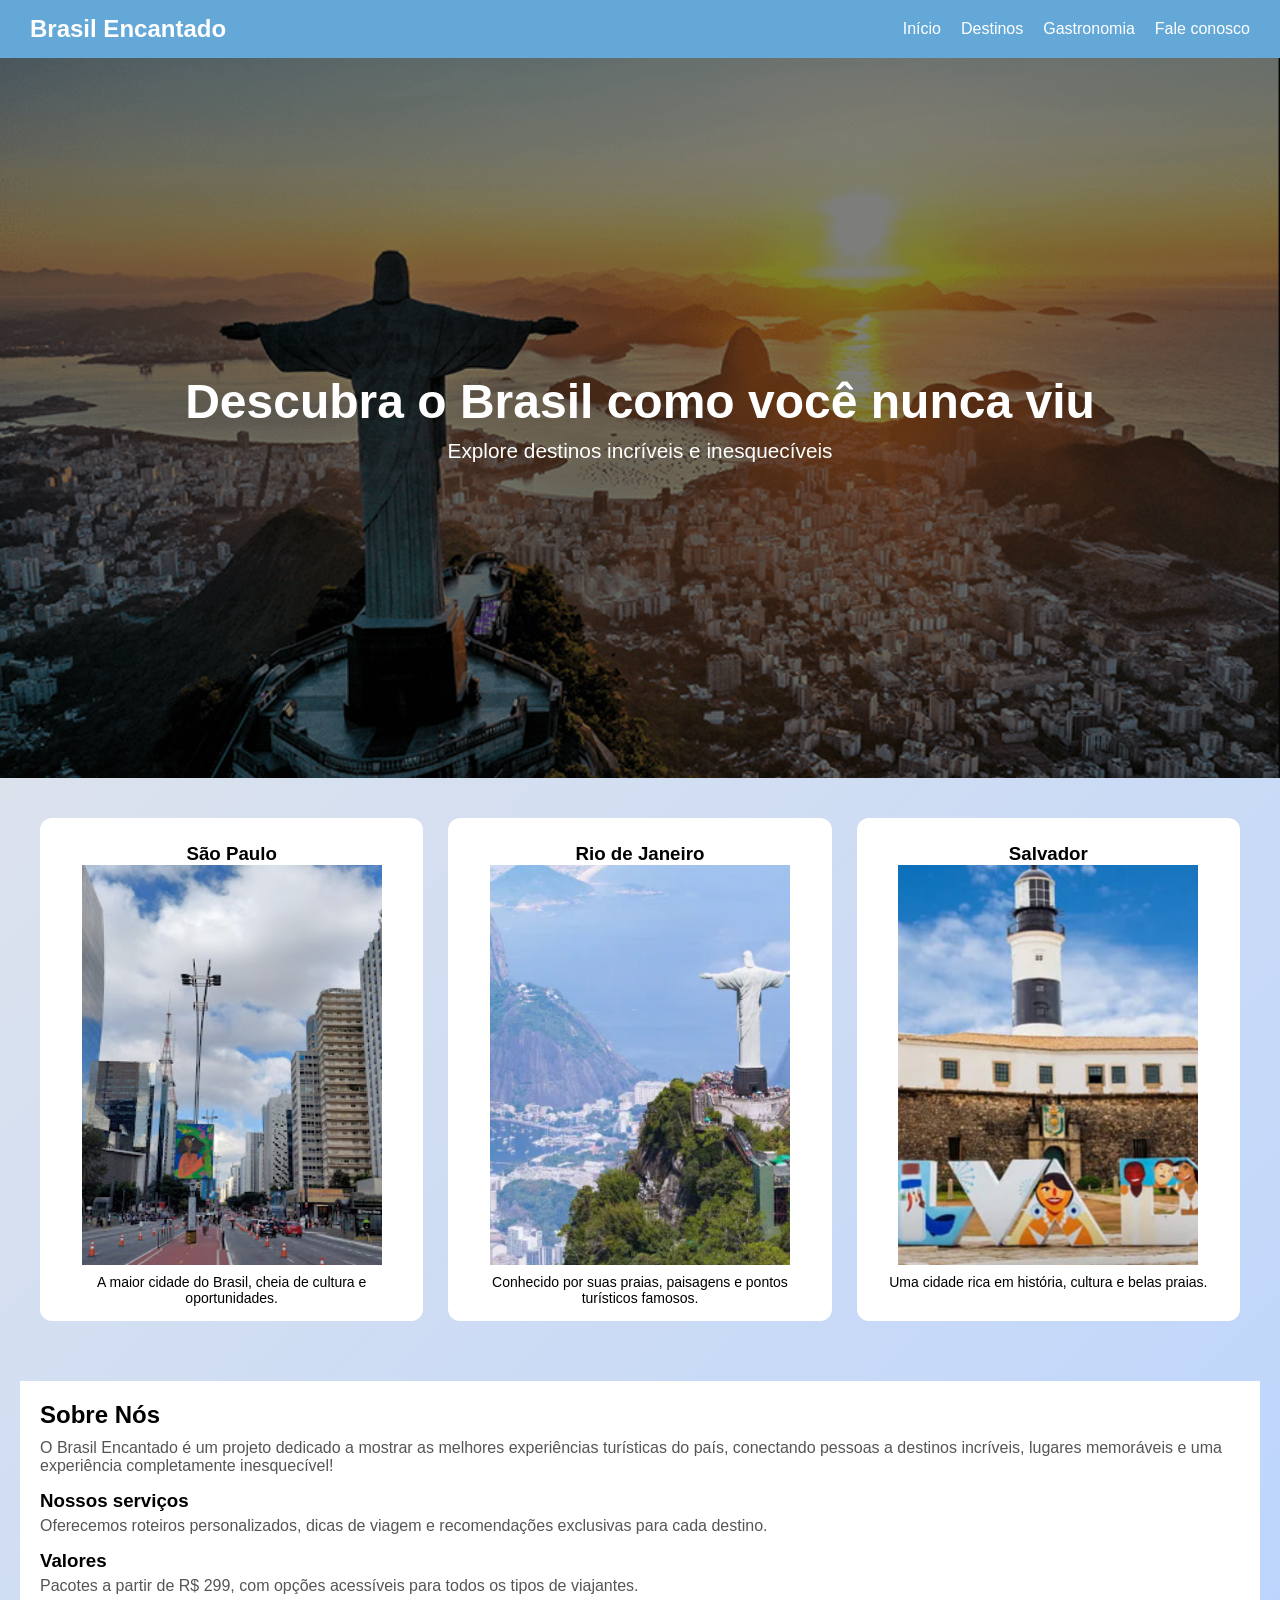
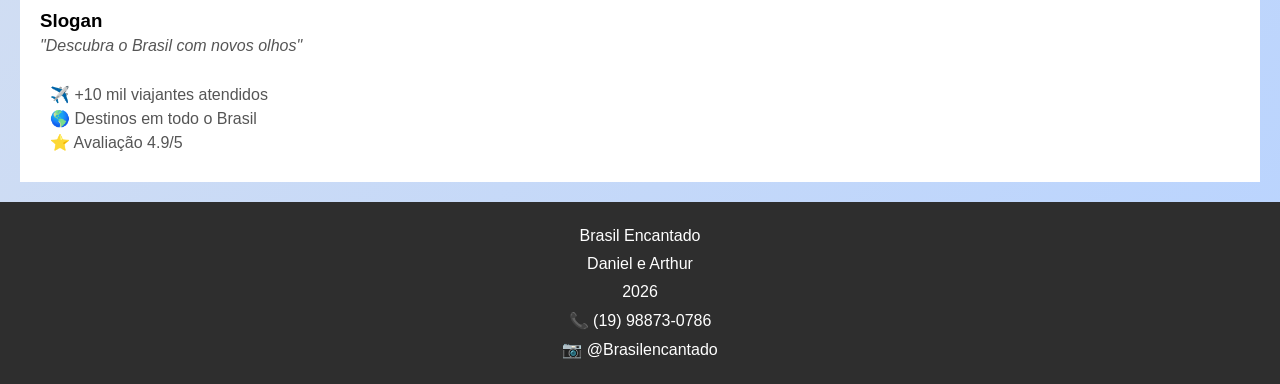
<file: index.html>
<!DOCTYPE html>
<html lang="pt-br">
<head>
    <meta charset="UTF-8">
    <meta name="viewport" content="width=device-width, initial-scale=1.0">
    <title>Brasil Encantado</title>
    <link rel="stylesheet" href="EstiloIndex.css">
    <link rel="icon" type="image/png" sizes="16x16"  href="Imagens/favicons/favicon-16x16.png">
<meta name="theme-color" content="#ffffff">
</head>
<body>
    <header>
    <h2>Brasil Encantado</h2>

    <nav>
        <a href="Index.html">Início</a>
        <a href="Destino.html">Destinos</a>
        <a href="Gastronomia.html">Gastronomia</a>
        <a href="Contatos.html">Fale conosco</a>
    </nav>
</header>
<main>
 <section class="hero">
    <h1>Descubra o Brasil como você nunca viu</h1>
    <p>Explore destinos incríveis e inesquecíveis</p>
</section>

<section class="destinos">

    <div class="card">
        <h3>São Paulo</h3>
        <img src="Imagens/Avenida Paulista.jpg">
        <p>A maior cidade do Brasil, cheia de cultura e oportunidades.</p>
    </div>

    <div class="card">
        <h3>Rio de Janeiro</h3>
        <img src="Imagens/Rio de Janeiro Cristo.PNG">
        <p>Conhecido por suas praias, paisagens e pontos turísticos famosos.</p>
    </div>

    <div class="card">
    <h3>Salvador</h3>    
    <img src="Imagens/Salvador Bahia.PNG">    
        <p>Uma cidade rica em história, cultura e belas praias.</p>
    </div>

</section>

<section class="sobre">

    <div class="sobre-texto">
        <h2>Sobre Nós</h2>
        <p>O Brasil Encantado é um projeto dedicado a mostrar as melhores experiências turísticas do país, conectando pessoas a destinos incríveis, lugares memoráveis e uma experiência completamente inesquecível!</p>

        <h3>Nossos serviços</h3>
        <p>Oferecemos roteiros personalizados, dicas de viagem e recomendações exclusivas para cada destino.</p>

        <h3>Valores</h3>
        <p>Pacotes a partir de R$ 299, com opções acessíveis para todos os tipos de viajantes.</p>

        <h3>Slogan</h3>
        <p><em>"Descubra o Brasil com novos olhos"</em></p>
    </div>

    <div class="sobre-extra">
        <p>✈️ +10 mil viajantes atendidos</p>
        <p>🌎 Destinos em todo o Brasil</p>
        <p>⭐ Avaliação 4.9/5</p>
    </div>

</section>

</main>

<footer>
    <p>Brasil Encantado</p>
    <p>Daniel e Arthur</p>
    <p>2026</p>
    <p>📞 (19) 98873-0786</p>
    <p>📷 @Brasilencantado</p>
</footer>
    
</body>
</html>
</file>
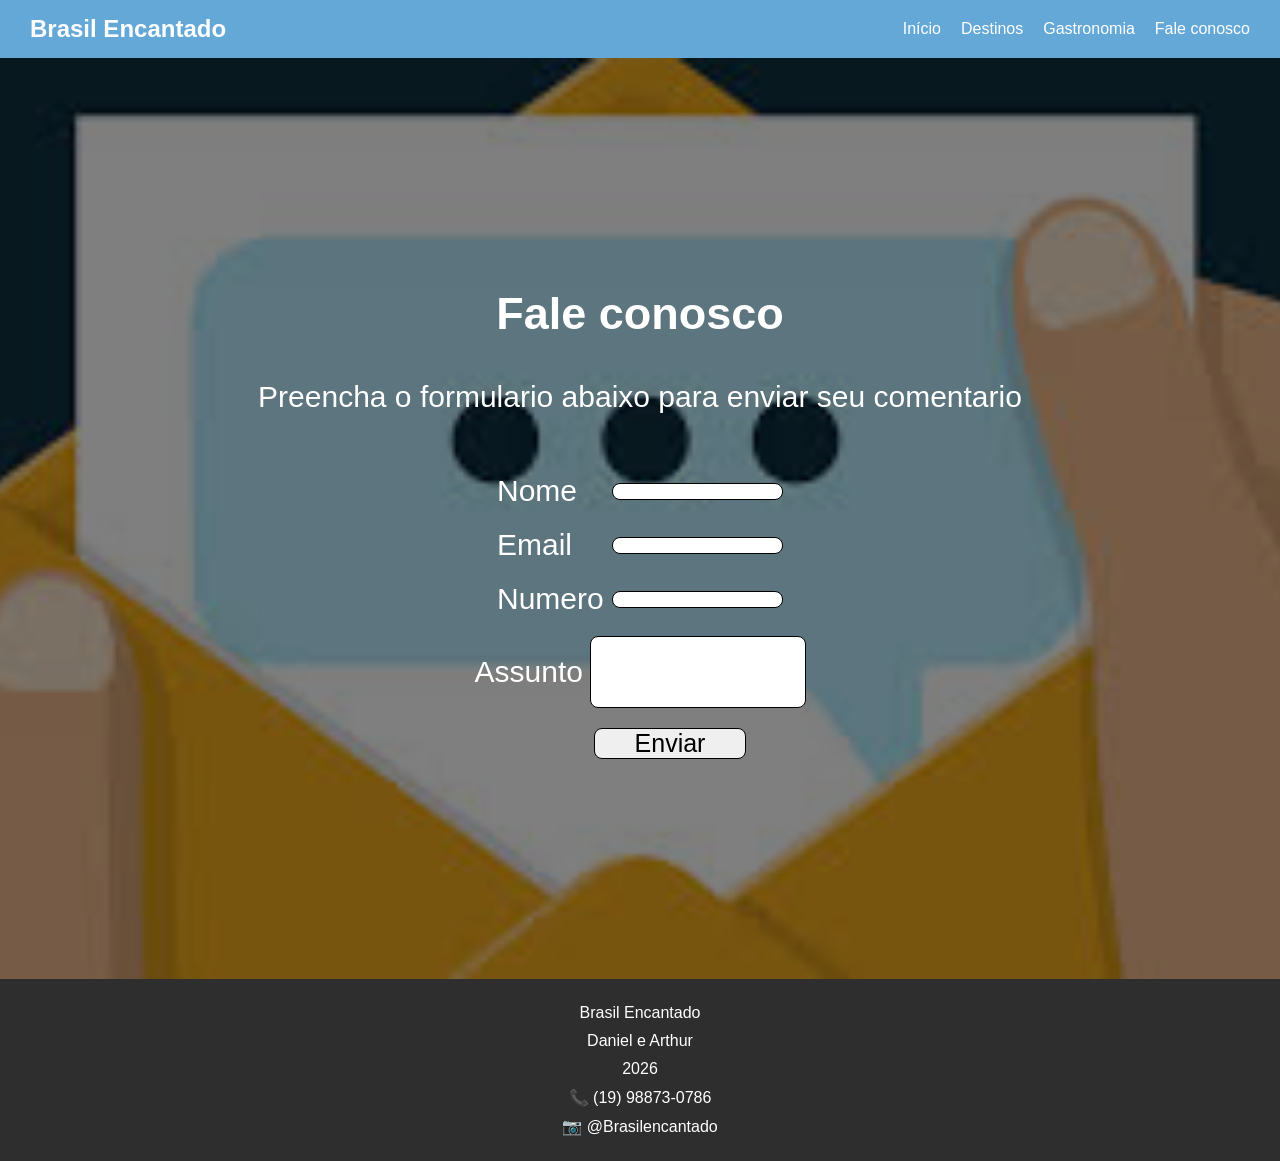
<file: Contatos.html>
<!DOCTYPE html>
<html lang="pt-br">
<head>
    <meta charset="UTF-8">
    <meta name="viewport" content="width=device-width, initial-scale=1.0">
    <title>Contatos</title>
    <link rel="stylesheet" href="EstiloIndex.css">
    <link rel="icon" type="image/png" sizes="16x16"  href="Imagens/favicons/favicon-16x16.png">
<meta name="msapplication-TileColor" content="#ffffff">
<meta name="theme-color" content="#ffffff">
</head>
<body>
     <header>
    <h2>Brasil Encantado</h2>

    <nav>
        <a href="index.html">Início</a>
        <a href="Destino.html">Destinos</a>
        <a href="Gastronomia.html">Gastronomia</a>
        <a href="Contatos.html">Fale conosco</a>
    </nav>
</header>
<main class="contatos">
    <p>
    <h2>Fale conosco</h2>
    <p>Preencha o formulario abaixo para enviar seu comentario</p>
    </p>

    <div>
        <label>Nome</label>
        <input type="name">
    </div>

    <div>
        <label>Email</label>
        <input type="email">
    </div>
    
    <div>
        <label>Numero</label>
        <input type="tel">
    </div>

    <div>
        <label>Assunto</label>
        <input class="aaa" type="text"></input>
    </div>

    <div>
    <input class="botao" type="submit" value="Enviar">
    </div>
    </main>
    




    <footer>
    <p>Brasil Encantado</p>
    <p>Daniel e Arthur</p>
    <p>2026</p>
    <p>📞 (19) 98873-0786</p>
    <p>📷 @Brasilencantado</p>
</footer>

    
</body>
</html>
</file>
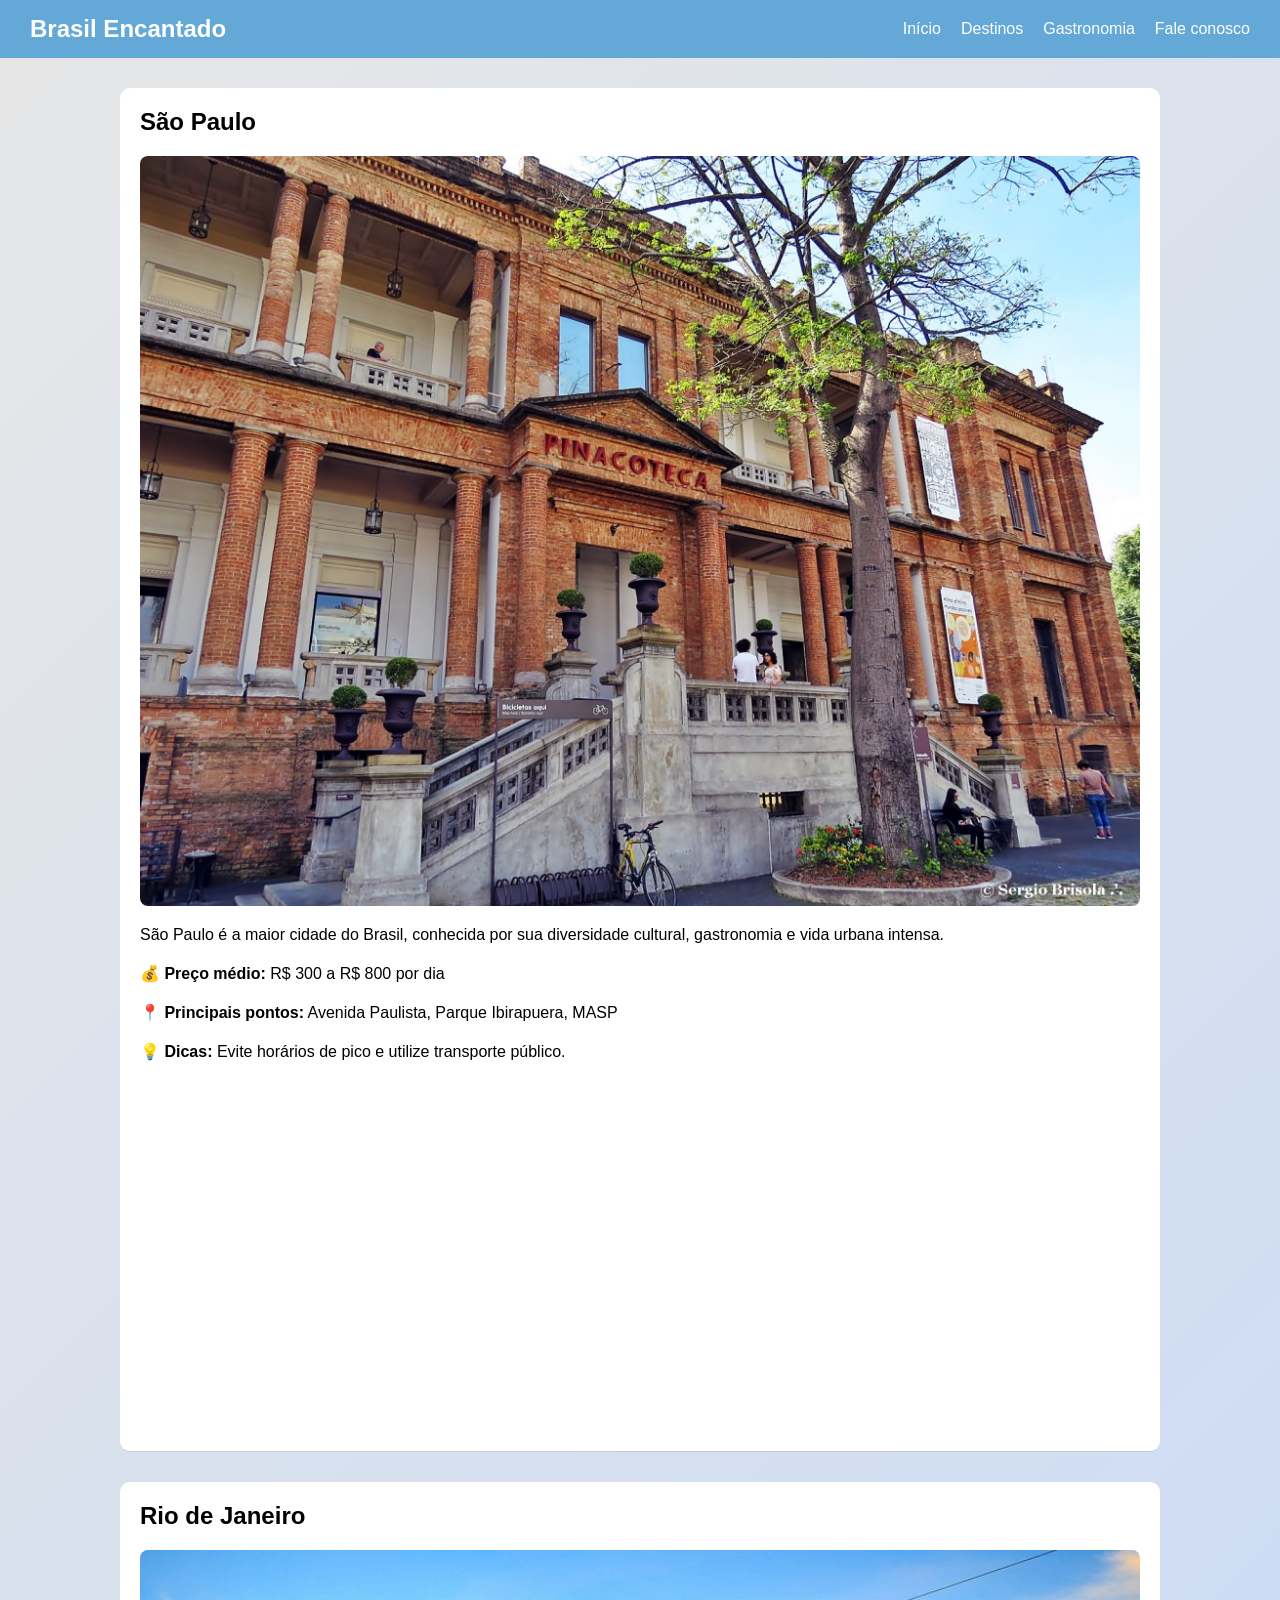
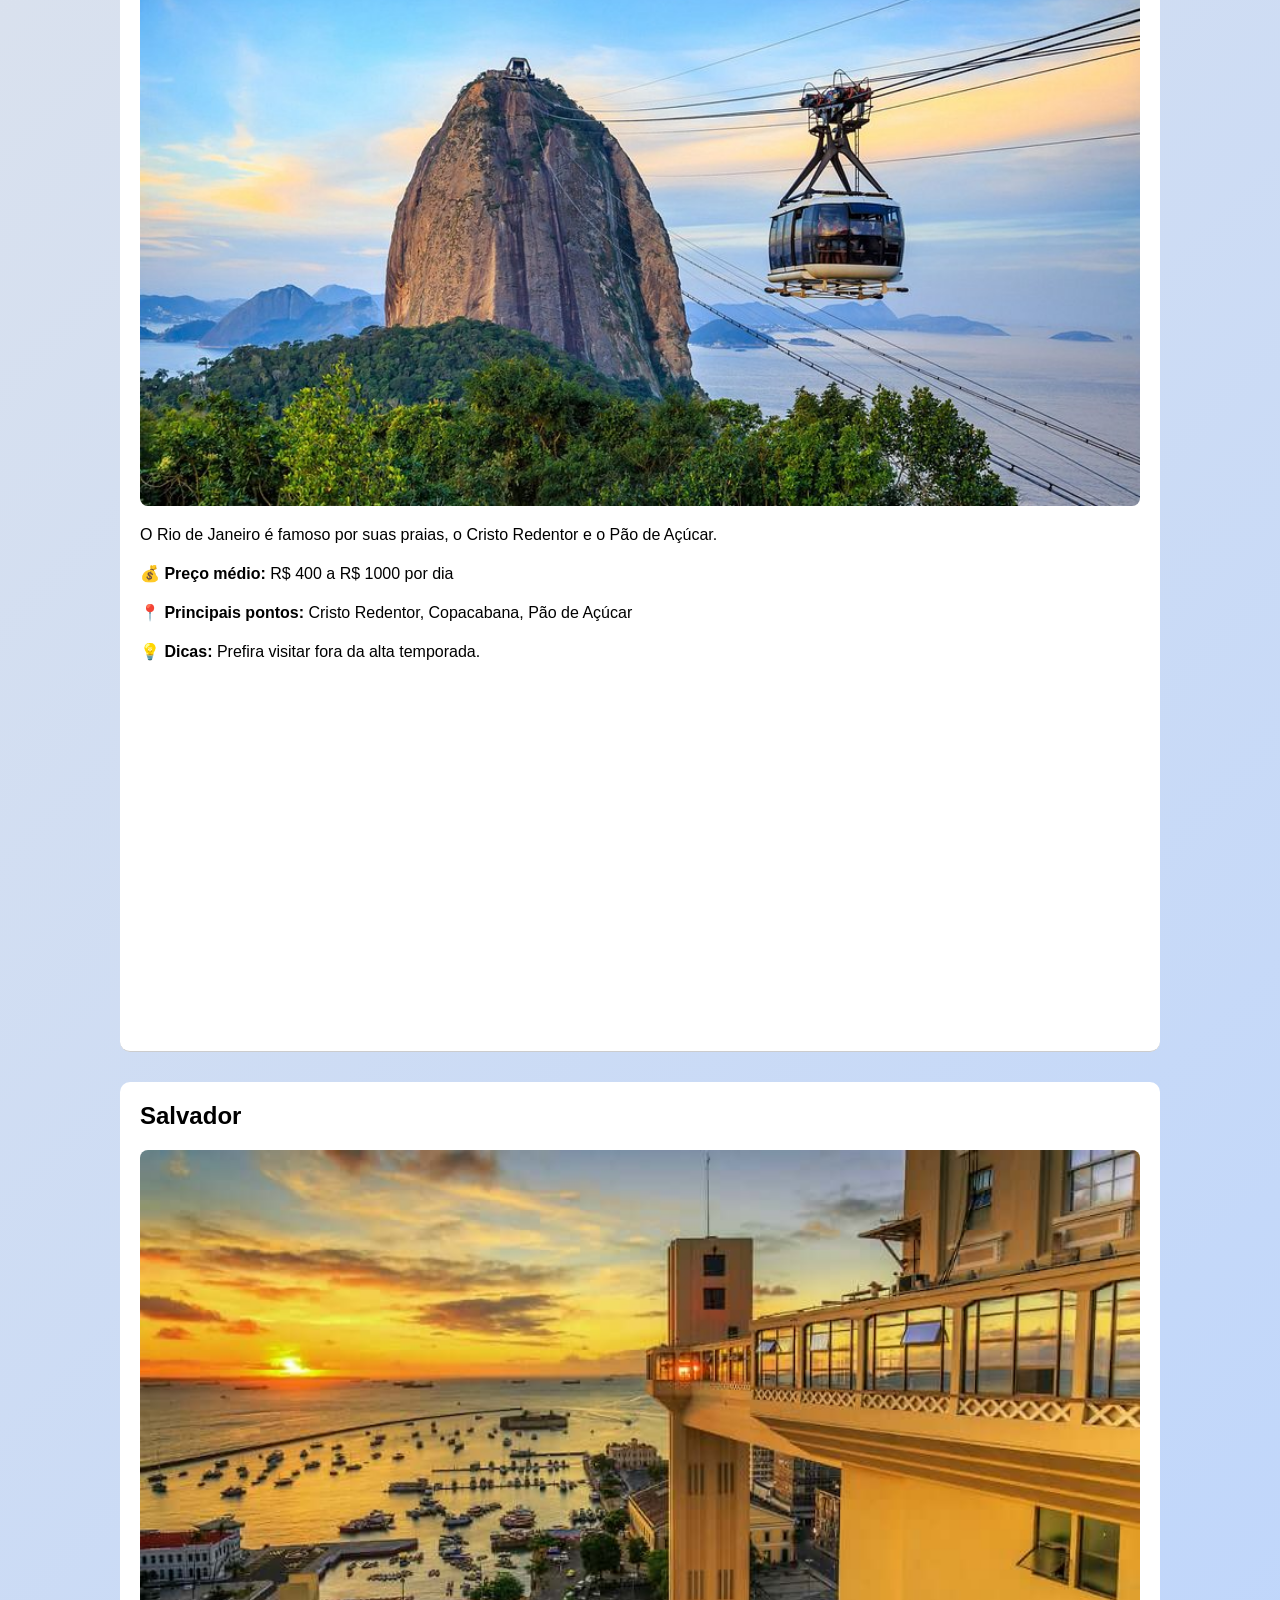
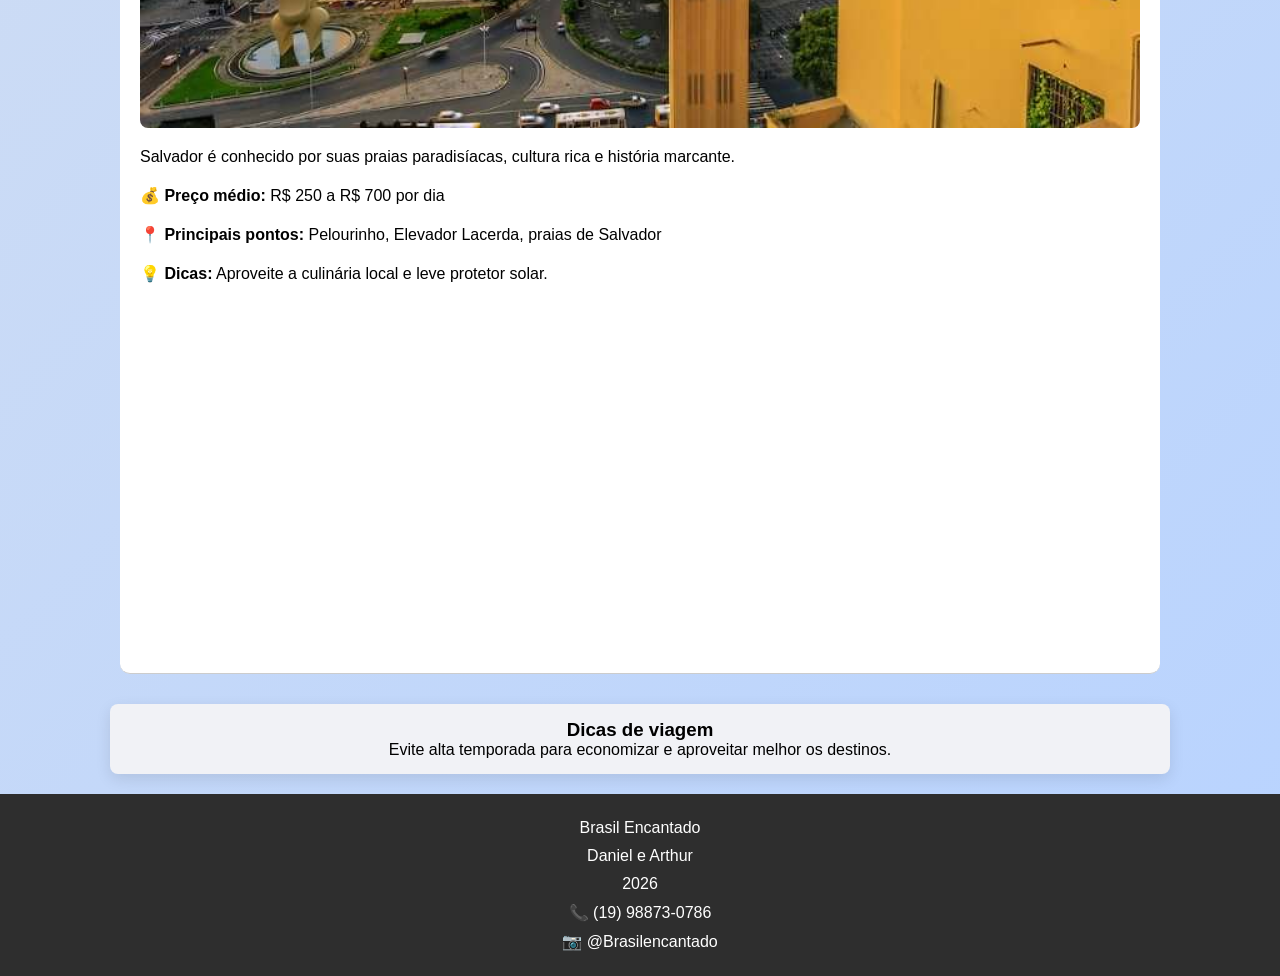
<file: Destino.html>
<!DOCTYPE html>
<html lang="pt-br">
<head>
    <meta charset="UTF-8">
    <meta name="viewport" content="width=device-width, initial-scale=1.0">
    <title>Destino</title>
    <link rel="stylesheet" href="EstiloIndex.css">
    <link rel="icon" type="image/png" sizes="16x16"  href="Imagens/favicons/favicon-16x16.png">
<meta name="msapplication-TileColor" content="#ffffff">
<meta name="theme-color" content="#ffffff">
</head>
<body class="pagina-destino">
     <header>
    <h2>Brasil Encantado</h2>

    <nav>
        <a href="index.html">Início</a>
        <a href="Destino.html">Destinos</a>
        <a href="Gastronomia.html">Gastronomia</a>
        <a href="Contatos.html">Fale conosco</a>
    </nav>
</header>
<main>

    <section class="destino">
    <h2>São Paulo</h2>
    

    <img src="Imagens/Pinacoteca de São Paulo.jpg">

    <p>São Paulo é a maior cidade do Brasil, conhecida por sua diversidade cultural, gastronomia e vida urbana intensa.</p>
    <p><strong>💰 Preço médio:</strong> R$ 300 a R$ 800 por dia</p>
<p><strong>📍 Principais pontos:</strong> Avenida Paulista, Parque Ibirapuera, MASP</p>
<p><strong>💡 Dicas:</strong> Evite horários de pico e utilize transporte público.</p>

    <iframe width="100%" height="300"
        src="https://www.youtube.com/embed/z0YqReHBcUE?si=OyHKsay4sBZRYzGf"
        title="São Paulo"
        frameborder="0"
        allowfullscreen>
        </iframe>
</section>

    <section class="destino">
    <h2>Rio de Janeiro</h2>
    
    <img src="Imagens/Pão de açucar Rio de Janeiro.jpg">

    <p>O Rio de Janeiro é famoso por suas praias, o Cristo Redentor e o Pão de Açúcar.</p>
    <p><strong>💰 Preço médio:</strong> R$ 400 a R$ 1000 por dia</p>
<p><strong>📍 Principais pontos:</strong> Cristo Redentor, Copacabana, Pão de Açúcar</p>
<p><strong>💡 Dicas:</strong> Prefira visitar fora da alta temporada.</p>

    <iframe width="100%" height="300"
        src="https://www.youtube.com/embed/iNfEAJVVY10?si=bg-mVLJU5sGKsOuo"
        title="Rio de Janeiro"
        frameborder="0"
        allowfullscreen>
    </iframe>
</section>
<section class="destino">
    <h2>Salvador</h2>
    
    
    <img src="Imagens/Elevador-Lacerda.jpg">
    

    <p>Salvador é conhecido por suas praias paradisíacas, cultura rica e história marcante.</p>
    <p><strong>💰 Preço médio:</strong> R$ 250 a R$ 700 por dia</p>
<p><strong>📍 Principais pontos:</strong> Pelourinho, Elevador Lacerda, praias de Salvador</p>
<p><strong>💡 Dicas:</strong> Aproveite a culinária local e leve protetor solar.</p>

    <iframe width="100%" height="300"
        src="https://www.youtube.com/embed/sensFIa_Lrc?si=ZF3VkukcXmEVGfWT"
        title="Salvador"
        frameborder="0"
        allowfullscreen>
    </iframe>
</section>
<aside>
    <h3>Dicas de viagem</h3>
    <p>Evite alta temporada para economizar e aproveitar melhor os destinos.</p>
</aside>

</main>

<footer>
    <p>Brasil Encantado</p>
    <p>Daniel e Arthur</p>
    <p>2026</p>
    <p>📞 (19) 98873-0786</p>
    <p>📷 @Brasilencantado</p>
</footer>

    
</body>
</html>
</file>
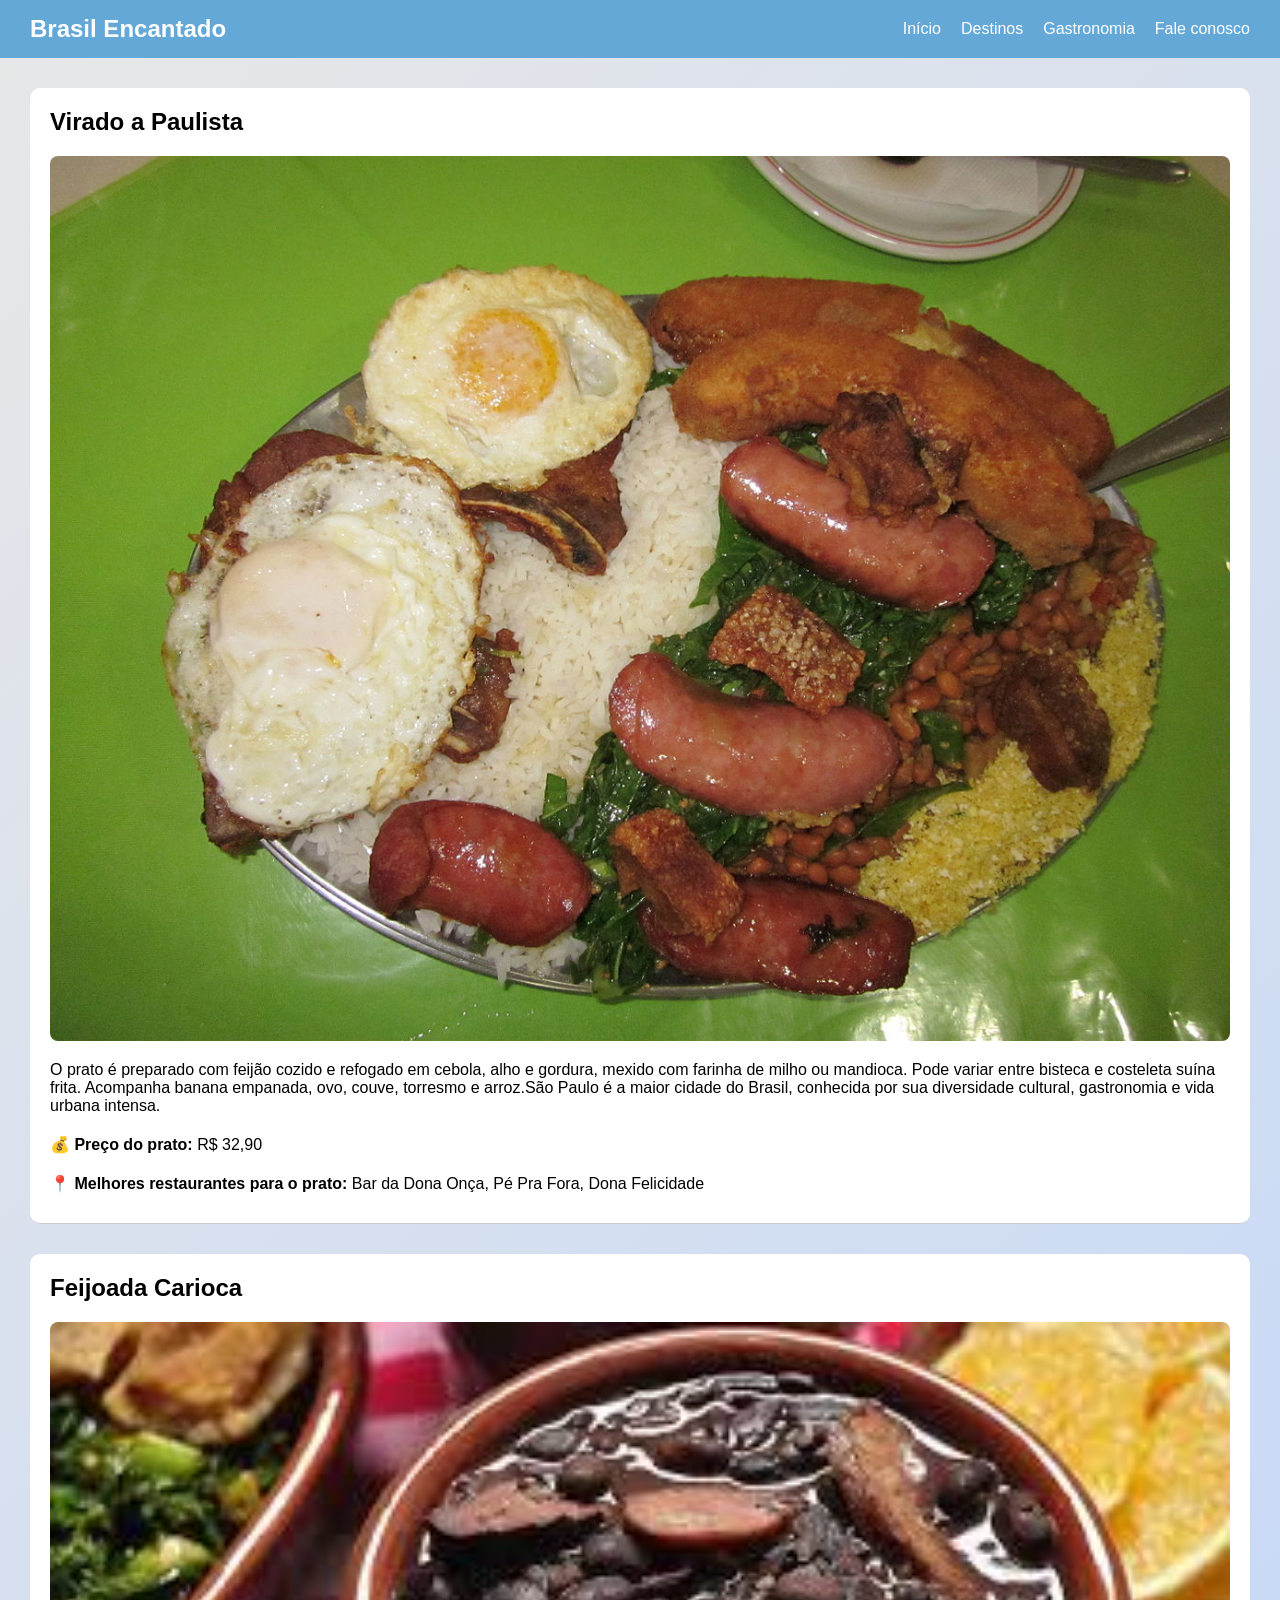
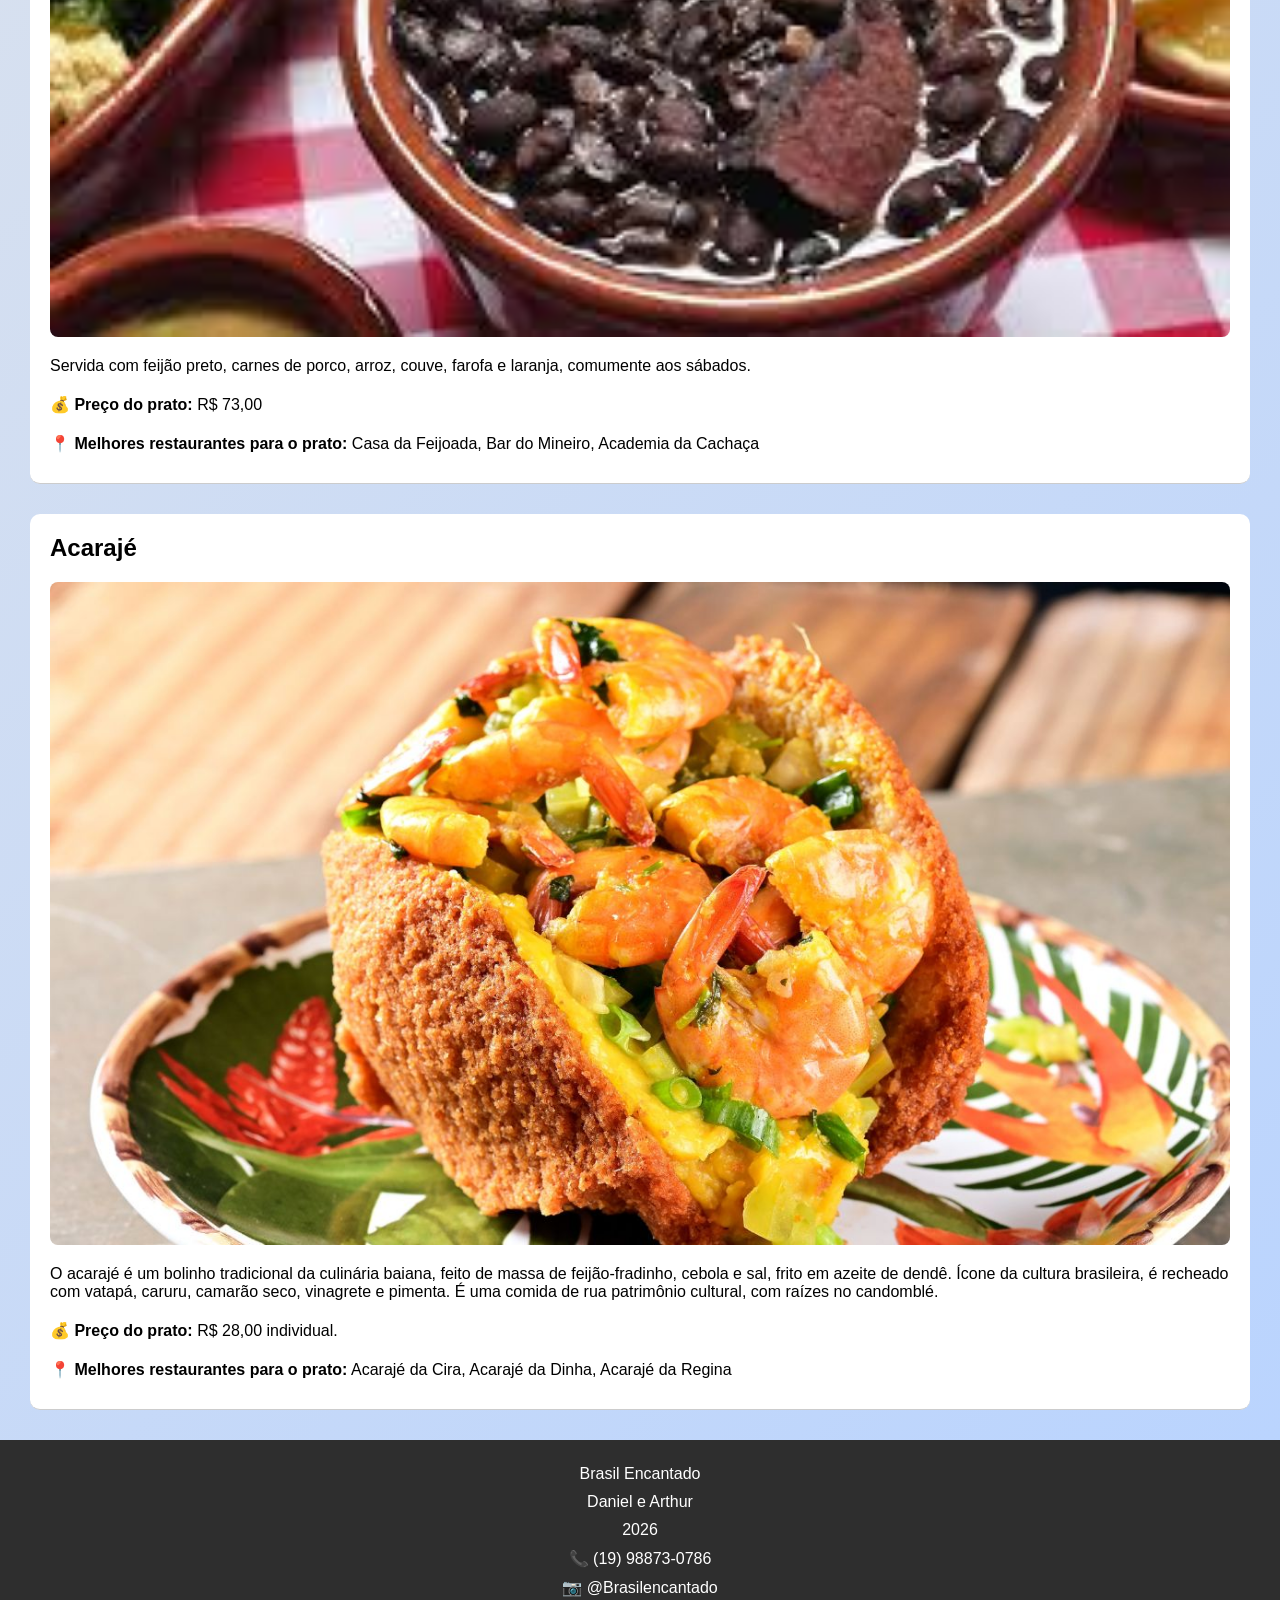
<file: Gastronomia.html>
<!DOCTYPE html>
<html lang="pt-br">
<head>
    <meta charset="UTF-8">
    <meta name="viewport" content="width=device-width, initial-scale=1.0">
    <title>Gastronomia</title>
    <link rel="stylesheet" href="EstiloIndex.css">
    <link rel="icon" type="image/png" sizes="16x16"  href="Imagens/favicons/favicon-16x16.png">
<meta name="msapplication-TileColor" content="#ffffff">
<meta name="theme-color" content="#ffffff">
</head>
<body>
     <header>
    <h2>Brasil Encantado</h2>

    <nav>
        <a href="index.html">Início</a>
        <a href="Destino.html">Destinos</a>
        <a href="Gastronomia.html">Gastronomia</a>
        <a href="Contatos.html">Fale conosco</a>
    </nav>
</header>

<main>

    <section class="gastronomia">
    <h2>Virado a Paulista</h2>
    

    <img src="Imagens/1280px-Virado_a_paulista.jpg">
<p>O prato é preparado com feijão cozido e refogado em cebola, alho e gordura, mexido com farinha de milho ou mandioca. Pode variar entre bisteca e costeleta suína frita. Acompanha banana empanada, ovo, couve, torresmo e arroz.São Paulo é a maior cidade do Brasil, conhecida por sua diversidade cultural, gastronomia e vida urbana intensa.</p>
    <p><strong>💰 Preço do prato:</strong> R$ 32,90</p>
<p><strong>📍 Melhores restaurantes para o prato:</strong> Bar da Dona Onça, Pé Pra Fora, Dona Felicidade</p>

</section>

    <section class="gastronomia">
    <h2>Feijoada Carioca</h2>
    
    <img src="Imagens/feijoada.jpg">

    <p>Servida com feijão preto, carnes de porco, arroz, couve, farofa e laranja, comumente aos sábados.</p>
    <p><strong>💰 Preço do prato:</strong> R$ 73,00</p>
<p><strong>📍 Melhores restaurantes para o prato:</strong> Casa da Feijoada, Bar do Mineiro, Academia da Cachaça</p>

</section>
<section class="gastronomia">
    <h2>Acarajé</h2>
    
    
    <img src="Imagens/acaraje.jpg">
    

    <p>O acarajé é um bolinho tradicional da culinária baiana, feito de massa de feijão-fradinho, cebola e sal, frito em azeite de dendê. Ícone da cultura brasileira, é recheado com vatapá, caruru, camarão seco, vinagrete e pimenta. É uma comida de rua patrimônio cultural, com raízes no candomblé.</p>
    <p><strong>💰 Preço do prato:</strong> R$ 28,00 individual.</p>
    <p><strong>📍 Melhores restaurantes para o prato:</strong> Acarajé da Cira, Acarajé da Dinha, Acarajé da Regina</p>


</section>






    <footer>
    <p>Brasil Encantado</p>
    <p>Daniel e Arthur</p>
    <p>2026</p>
    <p>📞 (19) 98873-0786</p>
    <p>📷 @Brasilencantado</p>
</footer>

</main>
    
</body>
</html>
</file>
<file: EstiloIndex.css>
*{
    margin: 0;
    padding: 0;
    box-sizing: border-box;
}
body {
    background: linear-gradient(135deg, #e7e7e7, #b8d3ff);
    font-family: Arial, sans-serif;
}
header {
    display: flex;
    justify-content: space-between;
    align-items: center;
    padding: 15px 30px;
    background-color: #64a8d8;
    color: white;
}
nav {
    display: flex;
    gap: 20px;
}

nav a{
    color:white;
    text-decoration: none;
    transition: 0.3s;
}

nav a:hover {
    color: #ffd32a;
}
.hero {
    height: 80vh;
    display: flex;
    flex-direction: column;
    justify-content: center;
    align-items: center;

    background: url(Imagens/Imagem\ fundo\ hero.PNG) no-repeat center/cover;

    color: white;
    text-align: center;
}
.hero {
    position: relative;
}
.hero h1 {
    font-size: 3rem;
}
.hero h1,
.hero p {
    position: relative;
}

.hero p {
    margin-top: 10px;
    font-size: 1.3rem;
}
.hero::before {
    content: "";
    position: absolute;
    inset: 0;
    background: rgba(0,0,0,0.5);
}
.destinos {
    display: flex;
    flex-wrap: wrap;
    justify-content: center;
    gap: 25px;
    padding: 40px;
}
.card {
    flex: 1 1 250px;
    background: white;
    border-radius: 12px;
    padding: 15px;
    text-align: center;
    transition: 0.3s;
}

.card:hover {
    transform: scale(1.05);
}
.card img {
    width: 85%;
    height: 400px;
    object-fit: cover;
}
.card h3 {
    margin-top: 10px;
}

.card p {
    margin-top: 5px;
    font-size: 14px;
}
aside {
    display: flex;
    flex-direction: column;
    align-items: center;
    text-align: center;

    background: white;
    margin: 30px;
    padding: 25px;
    border-radius: 15px;
    box-shadow: 0 5px 15px rgba(0,0,0,0.1);
}
.sobre {
    display: flex;
    flex-direction: column;
    padding: 20px;
    margin: 20px;
    background: #ffffff;
}
.sobre-texto {
    margin-bottom: 15px;
}

.sobre-extra {
    padding: 10px;
}
.sobre h2 {
    margin-bottom: 10px;
}

.sobre h3 {
    margin-top: 15px;
}

.sobre p {
    margin-top: 5px;
    color: #555;
}
footer {
    display: flex;
    flex-direction: column;
    align-items: center;
    justify-content: center;
    gap: 10px;

    background: #2e2e2e;
    color: white;
    padding: 25px;
}




.destino {
    display: flex;
    flex-direction: column;

    margin: 30px;
    padding: 20px;

    background: white;
    border-radius: 10px;
}

.destino img {
    width: 100%;
    border-radius: 8px;
    margin: 10px 0;
}
.destino iframe {
    width: 100%;
    height: 350px;
    border-radius: 8px;
    margin-top: 10px;
}
.destino p {
    margin: 10px 0;
}
.destino {
    border-bottom: 1px solid #ccc;
}
aside {
    margin: 20px;
    padding: 15px;
    background: #f1f2f6;
    border-radius: 8px;
    text-align: center;
}
.destino h2 {
    margin-bottom: 10px;
}

.pagina-destino main {
    max-width: 1100px;
    margin: auto;
}

.destino img {
    transition: 0.3s;
}

.destino img:hover {
    transform: scale(1.01);
}
.destino {
    transition: 0.3s;
}

.destino:hover {
    transform: translateY(-5px);
}
.contatos{
    background: url(Imagens/images.jpg) no-repeat center/cover;
    position: relative;
    display: flex;
    flex-direction: column;
    align-items: center;
    justify-content: center;
    padding-top: 200px;
    padding-bottom: 200px;
    margin:auto;
    font-size: 30px;
}
.contatos h2{
    text-align: center;
    margin-bottom: 40px;
}
.contatos div{
    margin-bottom: 20px;
}
.contatos::before{
    content: "";
    position: absolute;
    inset: 0;
    background: rgba(0,0,0,0.5);
}
.contatos *{
    position: relative;
    color: rgb(255, 255, 255);
    z-index: 1;
}
.contatos{
    background: linear-gradient(rgba), rgba(255,255,255,0.5);
    background: url(Imagens/images.jpg) no-repeat center/cover;
}
.contatos p{
        margin-bottom: 30px;
}
.contatos input{
    color: black;
    margin-left: 60px;
    border-radius: 8px;
    border: 1px solid;
}
.botao{
    font-size: 25px;
    padding-left: 40px;
    padding-right: 40px;
}
.aaa{
    padding-bottom: 55px;
    padding-left: 45px;
        vertical-align: top;

}
.contatos div{
    display: flex;
    align-items: center;
}
.contatos label{
    width: 55px;
}
textarea{
    padding: 10px;
    line-height: 1.2;
}
.gastronomia {
    display: flex;
    flex-direction: column;

    margin: 30px;
    padding: 20px;

    background: white;
    border-radius: 10px;
}

.gastronomia img {
    width: 100%;
    border-radius: 8px;
    margin: 10px 0;
}
.gastronomia iframe {
    width: 100%;
    height: 350px;
    border-radius: 8px;
    margin-top: 10px;
}
.gastronomia p {
    margin: 10px 0;
}
.gastronomia {
    border-bottom: 1px solid #ccc;
}
aside {
    margin: 20px;
    padding: 15px;
    background: #f1f2f6;
    border-radius: 8px;
    text-align: center;
}
.gastronomia h2 {
    margin-bottom: 10px;
}

.pagina-gastronoia main {
    max-width: 1100px;
    margin: auto;
}

.gastronomia img {
    transition: 0.3s;
}

.gastronomia img:hover {
    transform: scale(1.01);
}
.gastronomia {
    transition: 0.3s;
}

.gastronomia:hover {
    transform: translateY(-5px);
}
</file>
